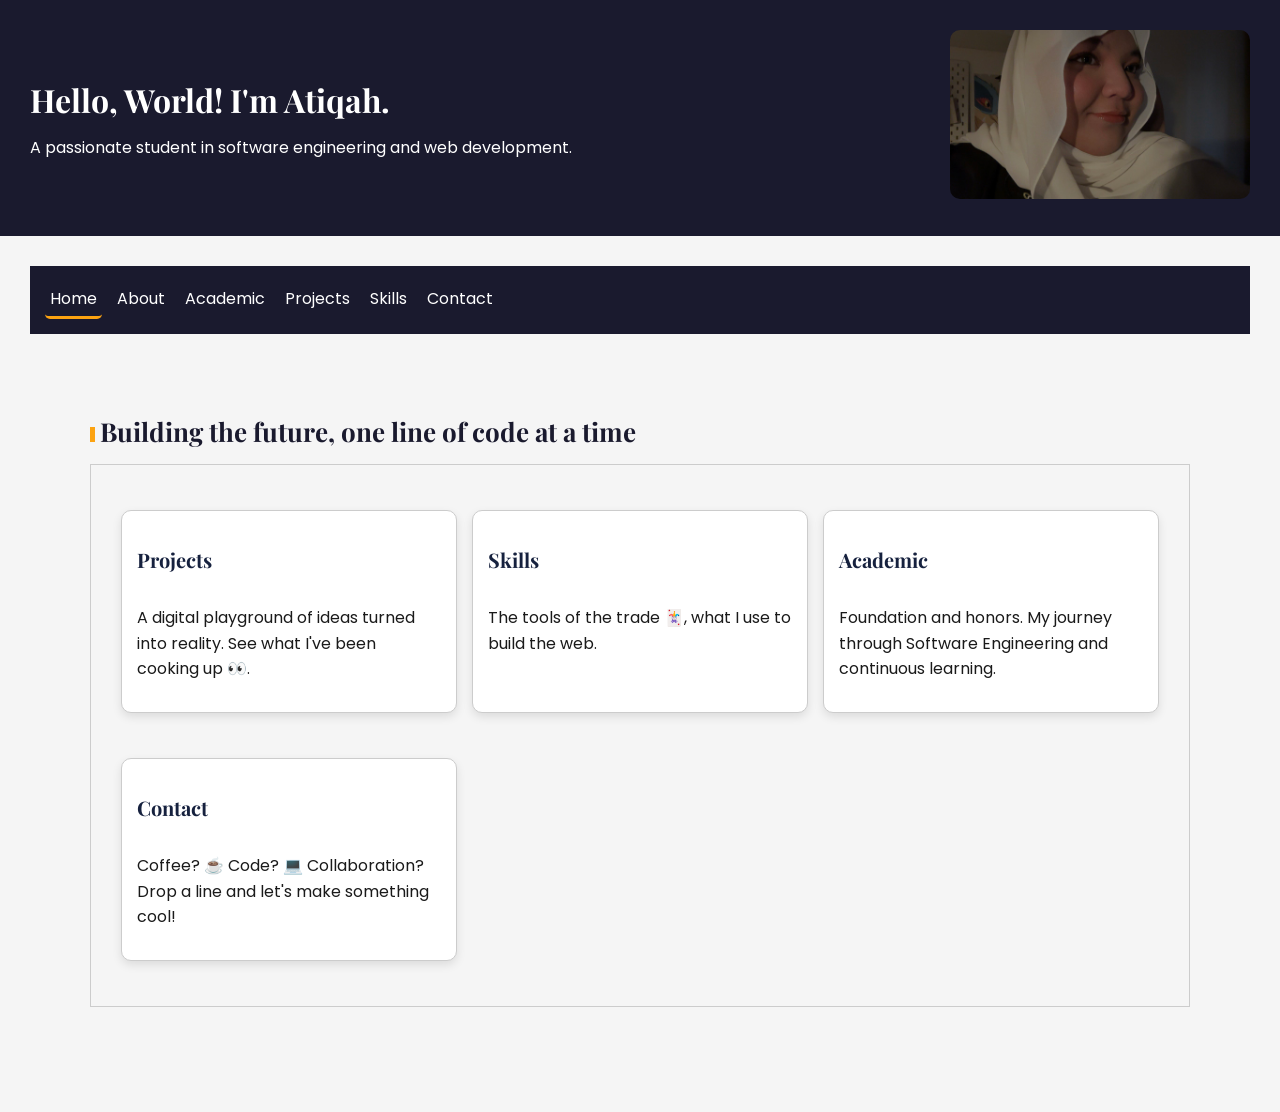
<file: index.html>
<!DOCTYPE html>
<html lang="en">
<head>
    <meta charset="UTF-8">
    <meta name="viewport" content="width=device-width, initial-scale=1.0">
    <meta name="description" content="Atiqah Qaisara's Portfolio">
    <title>Lab 1B Ati</title>

    <link rel="stylesheet" href="style.css">
</head>

<body>

    <header>
        <div class="header-text">
            <h1 style="color:white">Hello, World! I'm Atiqah.</h1>
            <p style="color:white">A passionate student in software engineering and web development.</p>
        </div>

        <div class="header-image">
            <img src="profile.jpg" 
                 alt="Profile photo of Atiqah Qaisara" 
                 width="300" height="300">
        </div>
    </header>

<main>
<nav>

    <div class="nav-links">
        <a href="index.html" class="active">Home</a>
        <a href="about.html">About</a>
        <a href="academic.html">Academic</a>
        <a href="projects.html">Projects</a>
        <a href="skills.html">Skills</a>
        <a href="contact.html">Contact</a>
    </div>
</nav>

<main>


    <main>
        <h2>Building the future, one line of code at a time</h2>

        <section class="page-cards">
            <div class="card">
                <h3>Projects</h3>
                <p>A digital playground of ideas turned into reality. See what I've been cooking up 👀.</p>
            </div>

            <div class="card">
                <h3>Skills</h3>
                <p>The tools of the trade 🃏, what I use to build the web.</p>
            </div>

            <div class="card">
                <h3>Academic</h3>
                <p>Foundation and honors. My journey through Software Engineering and continuous learning.</p>
            </div>

            <div class="card">
                <h3>Contact</h3>
                <p>Coffee? ☕ Code? 💻 Collaboration? Drop a line and let's make something cool!</p>
            </div>
        </section>
    </main>

</body>
</html>
</file>
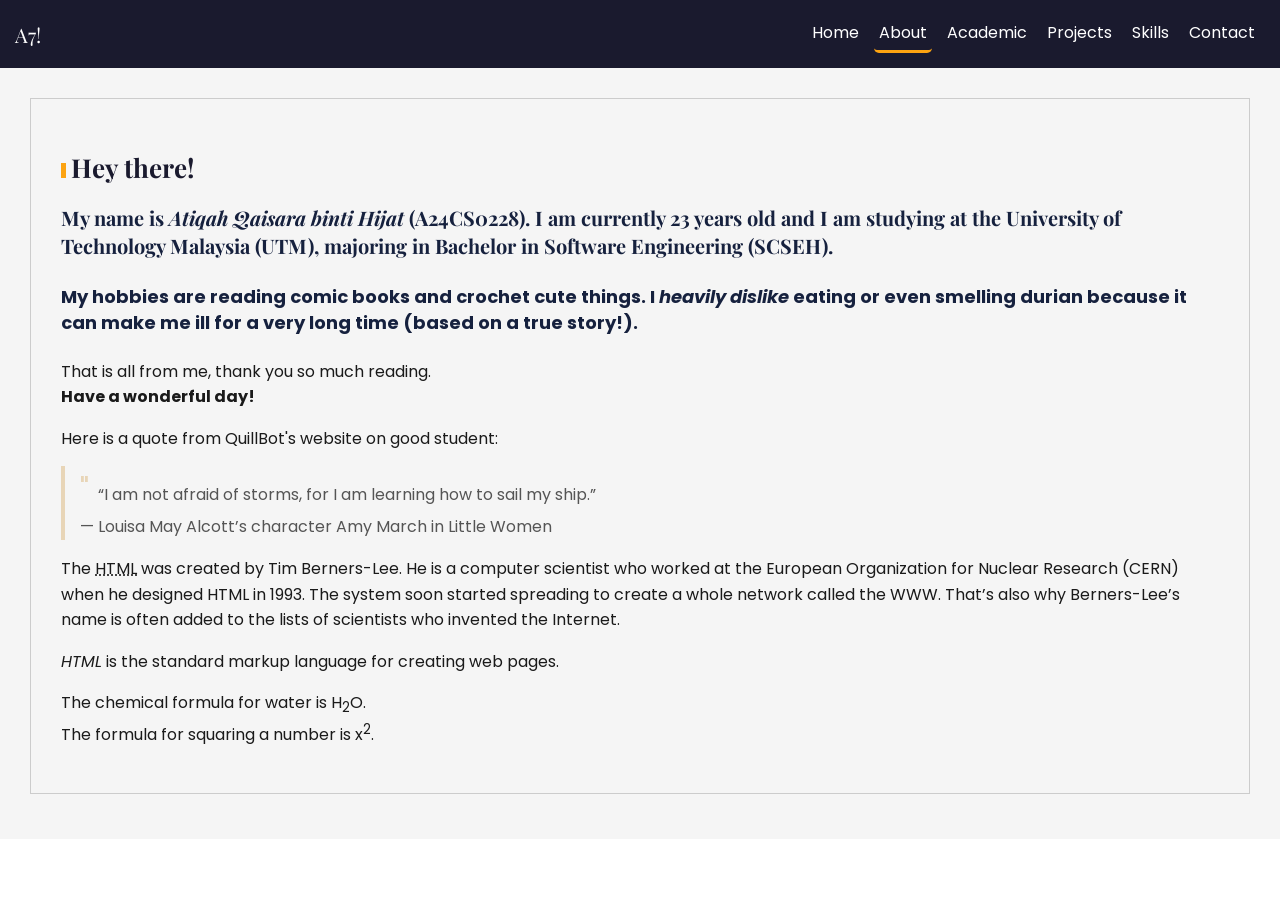
<file: about.html>
<!DOCTYPE html>
<html lang ="en">
<head>
<title>About Me</title>
<meta charset="UTF-8">
<meta name = "description">
<link rel="stylesheet" href="style.css">
<meta name="viewport" content="width=device-width, initial-scale=1.0">
</head>

<body>

<nav>
    <div class="nav-logo">A7!</div>

    <div class="nav-links">
        <a href="index.html">Home</a>
        <a href="about.html"class="active">About</a>
        <a href="academic.html">Academic</a>
        <a href="projects.html">Projects</a>
        <a href="skills.html" >Skills</a>
        <a href="contact.html">Contact</a>
    </div>
</nav>

<main>
<section id = "about">
	<h2>Hey there!</h2>
	<h3>
		My name is <b><i>Atiqah Qaisara binti Hijat</i></b> (A24CS0228). 
		I am currently 23 years old and I am studying at the University of Technology Malaysia (UTM), majoring in Bachelor in Software Engineering (SCSEH). 
	</h3>
	<h4>
		My hobbies are reading comic books and crochet cute things. 
		I <em>heavily dislike</em> eating or even smelling durian because it can make me ill for a very long time (based on a true story!). 
	</h4>
	<p>
		That is all from me, thank you so much reading.<br>
		<strong>Have a wonderful day!</strong>
	</p>

	<!-- differences of the tags
	<strong>: used to define text with strong importance. Typically displayed in bold text. Contributing to both visual styling and semantic emphasis within the HTML document
	<em>: used to emphasize text. Displayed in italics.
	<b>: displayed in bold text without conveying semantic significance or importance within the HTML document.
	<i>: used to display text in italics. Generally used for style purposes, marking a different mood, voice, or foreign word conveying semantic significance or importance within the HTML document.
	-->

	<p>Here is a quote from QuillBot's website on good student:</p>
	<blockquote cite="https://quillbot.com/blog/education/motivational-quotes-for-students/">
	“I am not afraid of storms, for I am learning how to sail my ship.” <br>— Louisa May Alcott’s character Amy March in Little Women
	</blockquote>

	<p>The <abbr title="Hypertext Markup Language">HTML</abbr> was created by Tim Berners-Lee. He is a computer scientist who worked at the European Organization for Nuclear Research (CERN) when he designed HTML in 1993. The system soon started spreading to create a whole network called the WWW. That’s also why Berners-Lee’s name is often added to the lists of scientists who invented the Internet.</p>

	<p><dfn>HTML</dfn> is the standard markup language for creating web pages.</p>
	<p>
		The chemical formula for water is H<sub>2</sub>O.<br>
		The formula for squaring a number is x<sup>2</sup>.
	</p>
</section>
</main>
</body>
</html>
</file>
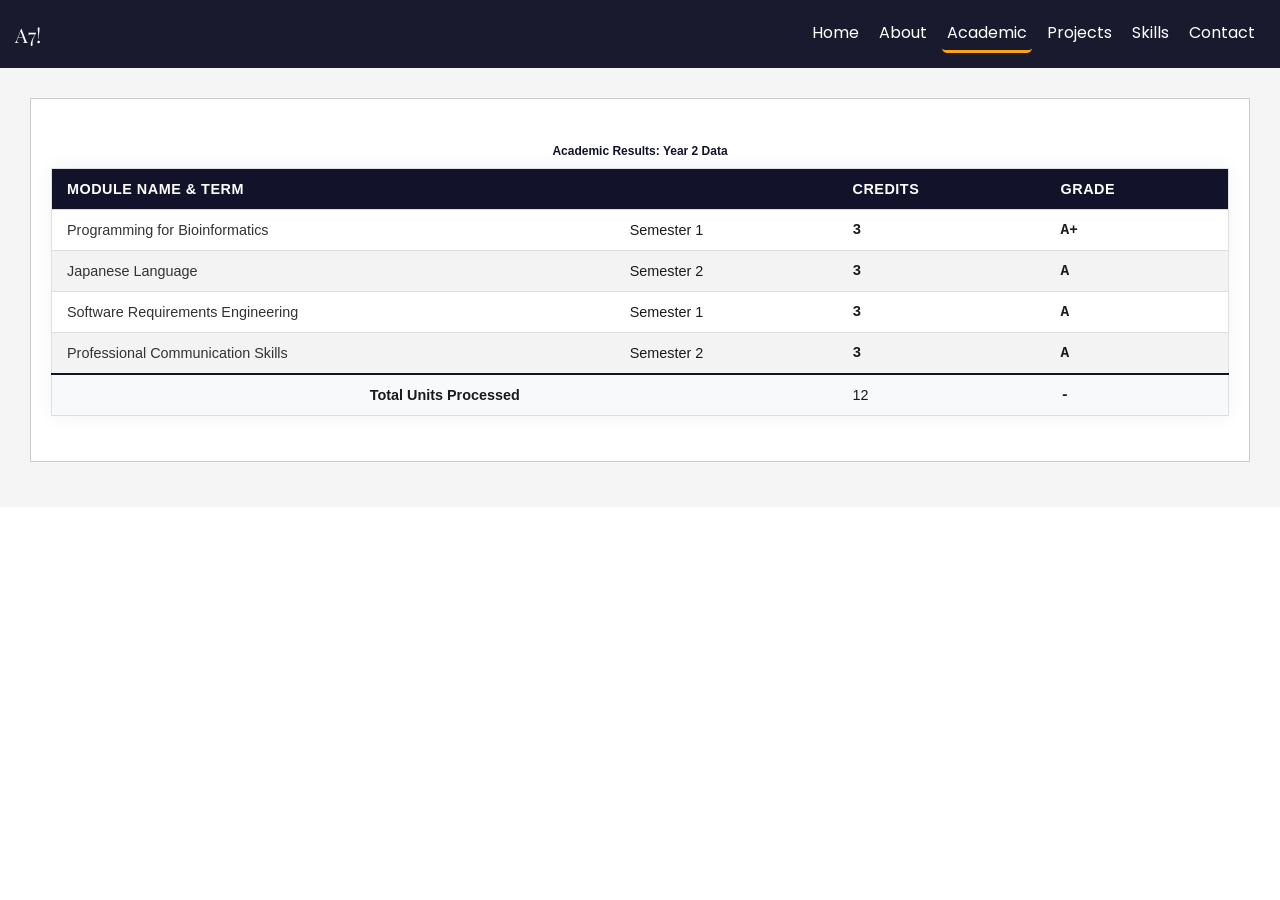
<file: academic.html>
<!DOCTYPE html>
<html lang ="en">
<head>
<title>My Academics</title>
<meta charset="UTF-8">
<meta name = "description">
<link rel="stylesheet" href="style.css">
<meta name="viewport" content="width=device-width, initial-scale=1.0">
</head>

<body>
<nav>
    <div class="nav-logo">A7!</div>

    <div class="nav-links">
        <a href="index.html">Home</a>
        <a href="about.html">About</a>
        <a href="academic.html" class="active">Academic</a>
        <a href="projects.html">Projects</a>
        <a href="skills.html">Skills</a>
        <a href="contact.html">Contact</a>
    </div>
</nav>
<main>

	<section id="academic">
    <table class="results-table">
        <caption style="text-align: center;">Academic Results: Year 2 Data</caption>
        <thead>
            <tr>
                <th scope="col" colspan="2">Module Name & Term</th>
                <th scope="col">Credits</th>
                <th scope="col">Grade</th>
            </tr>
        </thead>
        <tbody>
            <tr>
                <th scope="row">Programming for Bioinformatics</th>
                <td>Semester 1</td>
                <td>3</td>
                <td><span class="grade-pill">A+</span></td>
            </tr>
            <tr>
                <th scope="row">Japanese Language</th>
                <td>Semester 2</td>
                <td>3</td>
                <td><span class="grade-pill">A</span></td>
            </tr>
            <tr>
                <th scope="row">Software Requirements Engineering</th>
                <td>Semester 1</td>
                <td>3</td>
                <td><span class="grade-pill">A</span></td>
            </tr>
            <tr>
                <th scope="row">Professional Communication Skills</th>
                <td>Semester 2</td>
                <td>3</td>
                <td><span class="grade-pill">A</span></td>
            </tr>
        </tbody>
        <tfoot>
            <tr>
                <th scope="row" colspan="2">Total Units Processed</th>
                <td>12</td>
                <td>-</td>
            </tr>
        </tfoot>
    </table>
</section>
</main>
</body>
</html>
</file>
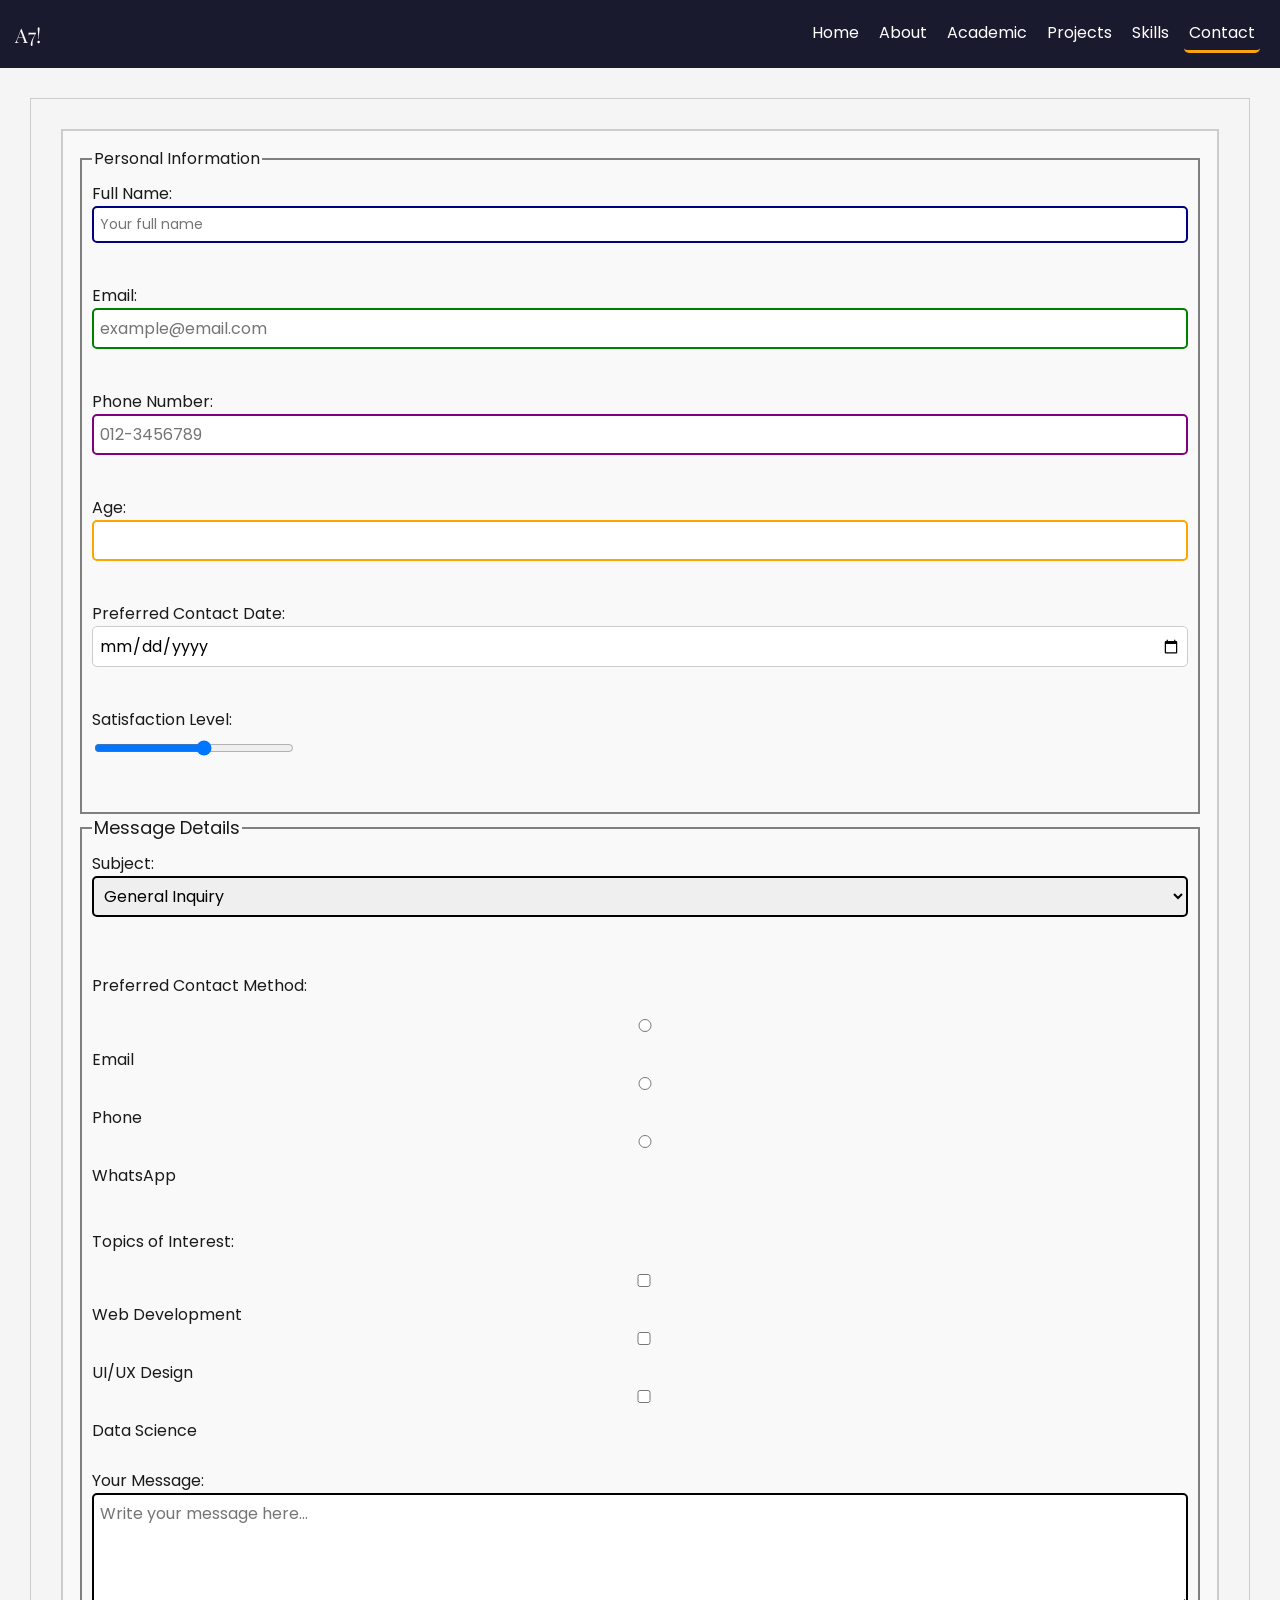
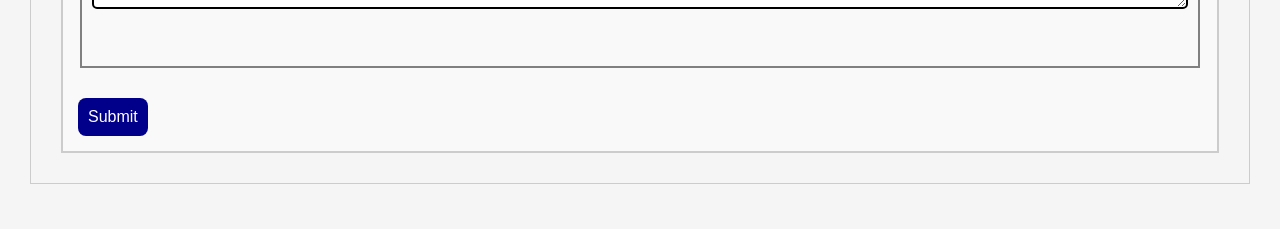
<file: contact.html>
<!DOCTYPE html>
<html lang ="en">
<head>
<title>Contact Me</title>
<meta charset="UTF-8">
<meta name = "description">
<link rel="stylesheet" href="style.css">
<meta name="viewport" content="width=device-width, initial-scale=1.0">
</head>

<body>
<nav>
    <div class="nav-logo">A7!</div>

    <div class="nav-links">
        <a href="index.html">Home</a>
        <a href="about.html">About</a>
        <a href="academic.html">Academic</a>
        <a href="projects.html">Projects</a>
        <a href="skills.html">Skills</a>
        <a href="contact.html" class="active">Contact</a>
    </div>
</nav>
<main>

	<section id ="contact">
	<form action="#" method="post" style="background-color: #f9f9f9; padding: 15px; border: 2px solid #ccc;">
		<fieldset style="padding: 10px; border: 2px solid gray;">
			<legend>Personal Information</legend>
				<label for="fullname">Full Name: </label><br>
				<input 
					type="text" id ="fullname" name="fullname"
					style="border: 2px solid navy; padding: 6px; font-size: 14px;" 
					placeholder="Your full name" 
					required maxlength="60"> <br><br>
				<label for="email">Email:</label><br>
            	<input 
            		type="email" id="email" name="email"
                   	style="border: 2px solid green; padding: 6px;"
                   	placeholder="example@email.com" required><br><br>

            	<label for="phone">Phone Number:</label><br>
            	<input 
            		type="tel" id="phone" name="phone"
                   	style="border: 2px solid purple; padding: 6px;"
                   	placeholder="012-3456789" required><br><br>

            	<label for="age">Age:</label><br>
            	<input 
            		type="number" id="age" name="age"
                   	min="18" max="100"
                   	style="border: 2px solid orange; padding: 6px;"
                   	required><br><br>

            	<label for="date">Preferred Contact Date:</label><br>
            	<input 
            		type="date" id="date" name="date"
                   	style="padding: 6px;" required><br><br>

            	<label for="satisfaction">Satisfaction Level:</label><br>
            	<input 
            		type="range" id="satisfaction" name="satisfaction"
                   	min="1" max="10"
                   	style="width: 200px;"><br><br>
		</fieldset>

	  	<fieldset style="padding: 10px; border: 2px solid gray;">
	  		<legend style="font-size: 18px;">Message Details</legend>

            	<label for="subject">Subject:</label><br>
            	<select 
            		id="subject" name="subject"
                    style="padding: 6px; border: 2px solid black;" required>
                	<optgroup label="General">
                    	<option value="inquiry">General Inquiry</option>
                    	<option value="feedback">Feedback</option>
                	</optgroup>
                	<optgroup label="Work">
                	    <option value="collab">Collaboration</option>
                    	<option value="job">Job Opportunity</option>
                	</optgroup>
            	</select><br><br>

            <p>Preferred Contact Method:</p>
            	<input type="radio" id="email_contact" name="contact_method" value="email" required>
            	<label for="email_contact">Email</label>

            	<input type="radio" id="phone_contact" name="contact_method" value="phone">
            	<label for="phone_contact">Phone</label>

            	<input type="radio" id="whatsapp_contact" name="contact_method" value="whatsapp">
            	<label for="whatsapp_contact">WhatsApp</label><br><br>

            <p>Topics of Interest:</p>
            	<input type="checkbox" id="webdev" name="interest" value="webdev">
            	<label for="webdev">Web Development</label>

            	<input type="checkbox" id="design" name="interest" value="design">
            	<label for="design">UI/UX Design</label>

            	<input type="checkbox" id="data" name="interest" value="data">
            	<label for="data">Data Science</label><br><br>

            	<label for="message">Your Message:</label><br>
            		<textarea id="message" name="message"
                      rows="4" cols="40"
                      style="border: 2px solid black; padding: 6px;"
                      placeholder="Write your message here..." required maxlength="200"></textarea><br><br>
        </fieldset><br>

        <button type="submit"
                style="background-color: darkblue; color: white; padding: 10px; border: none; font-size: 16px;">
            Submit
        </button>
	</form>
</section>
</main>
</body>
</html>
</file>
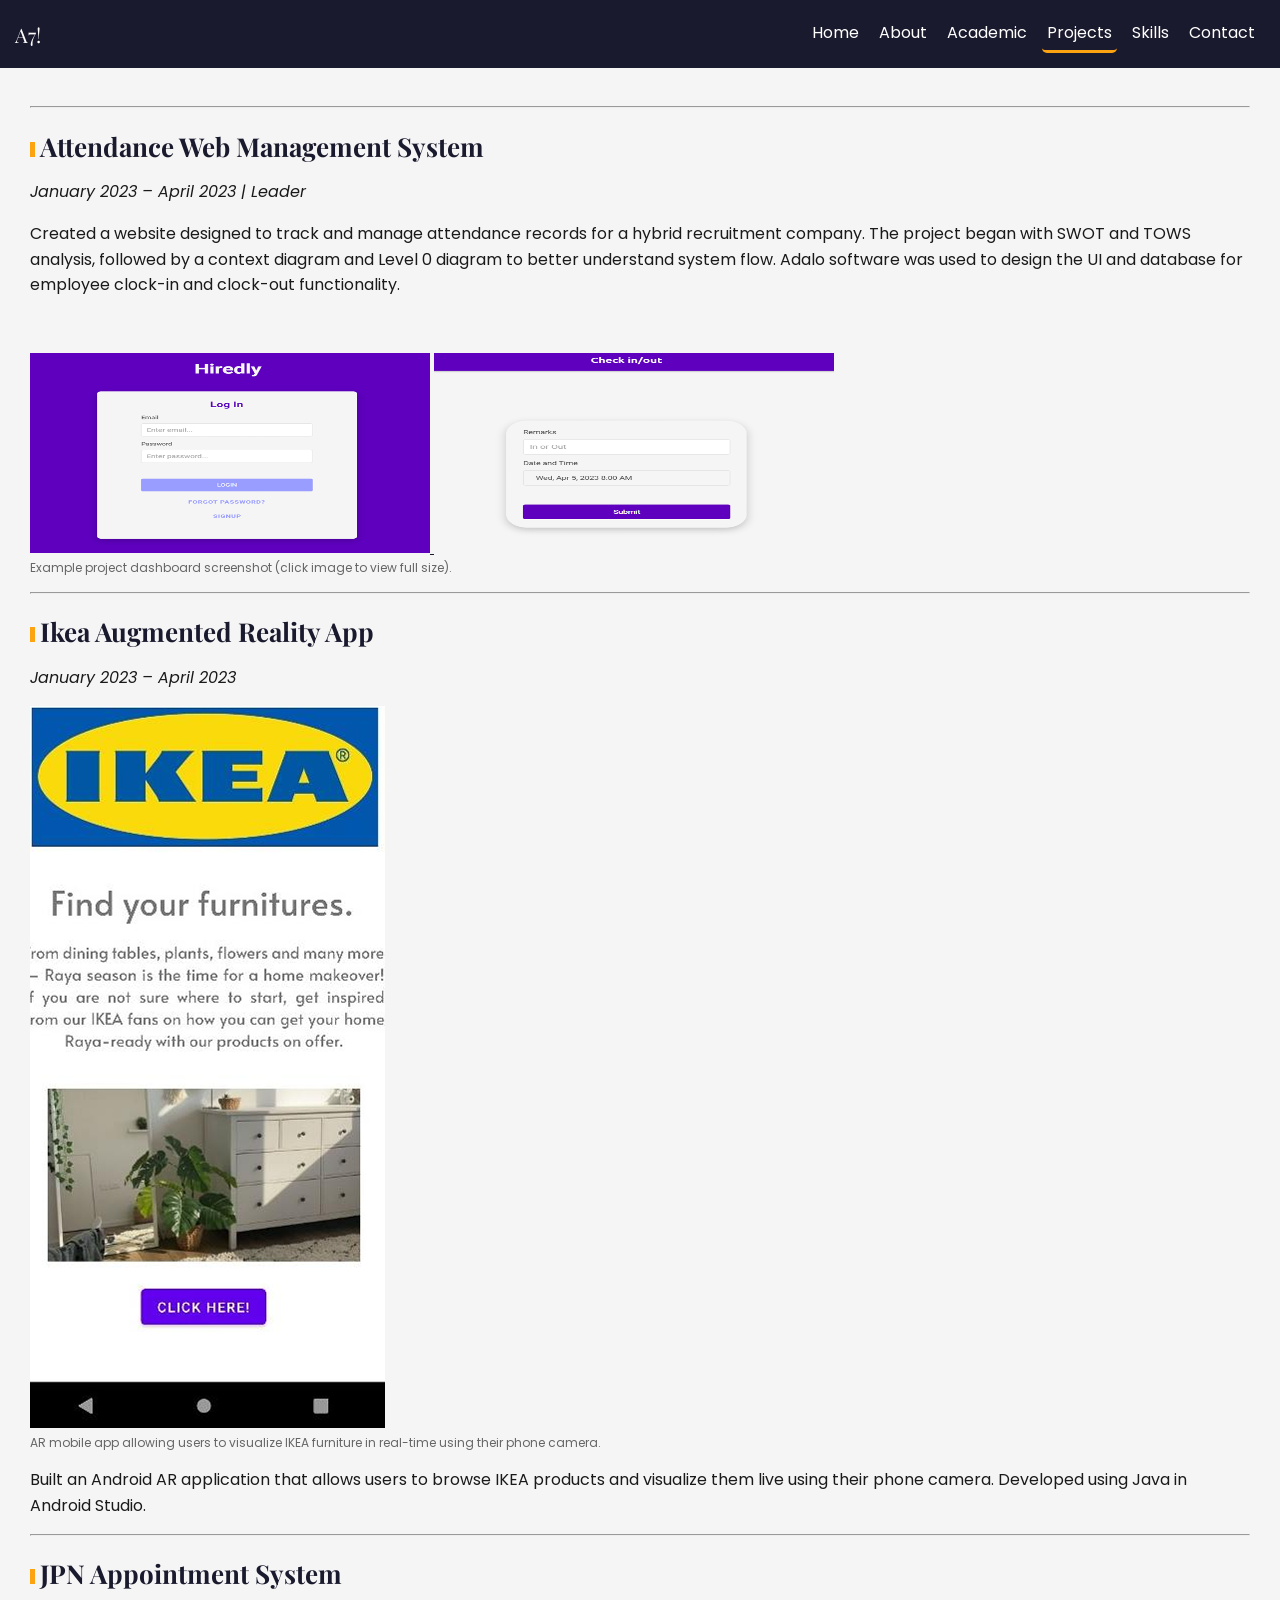
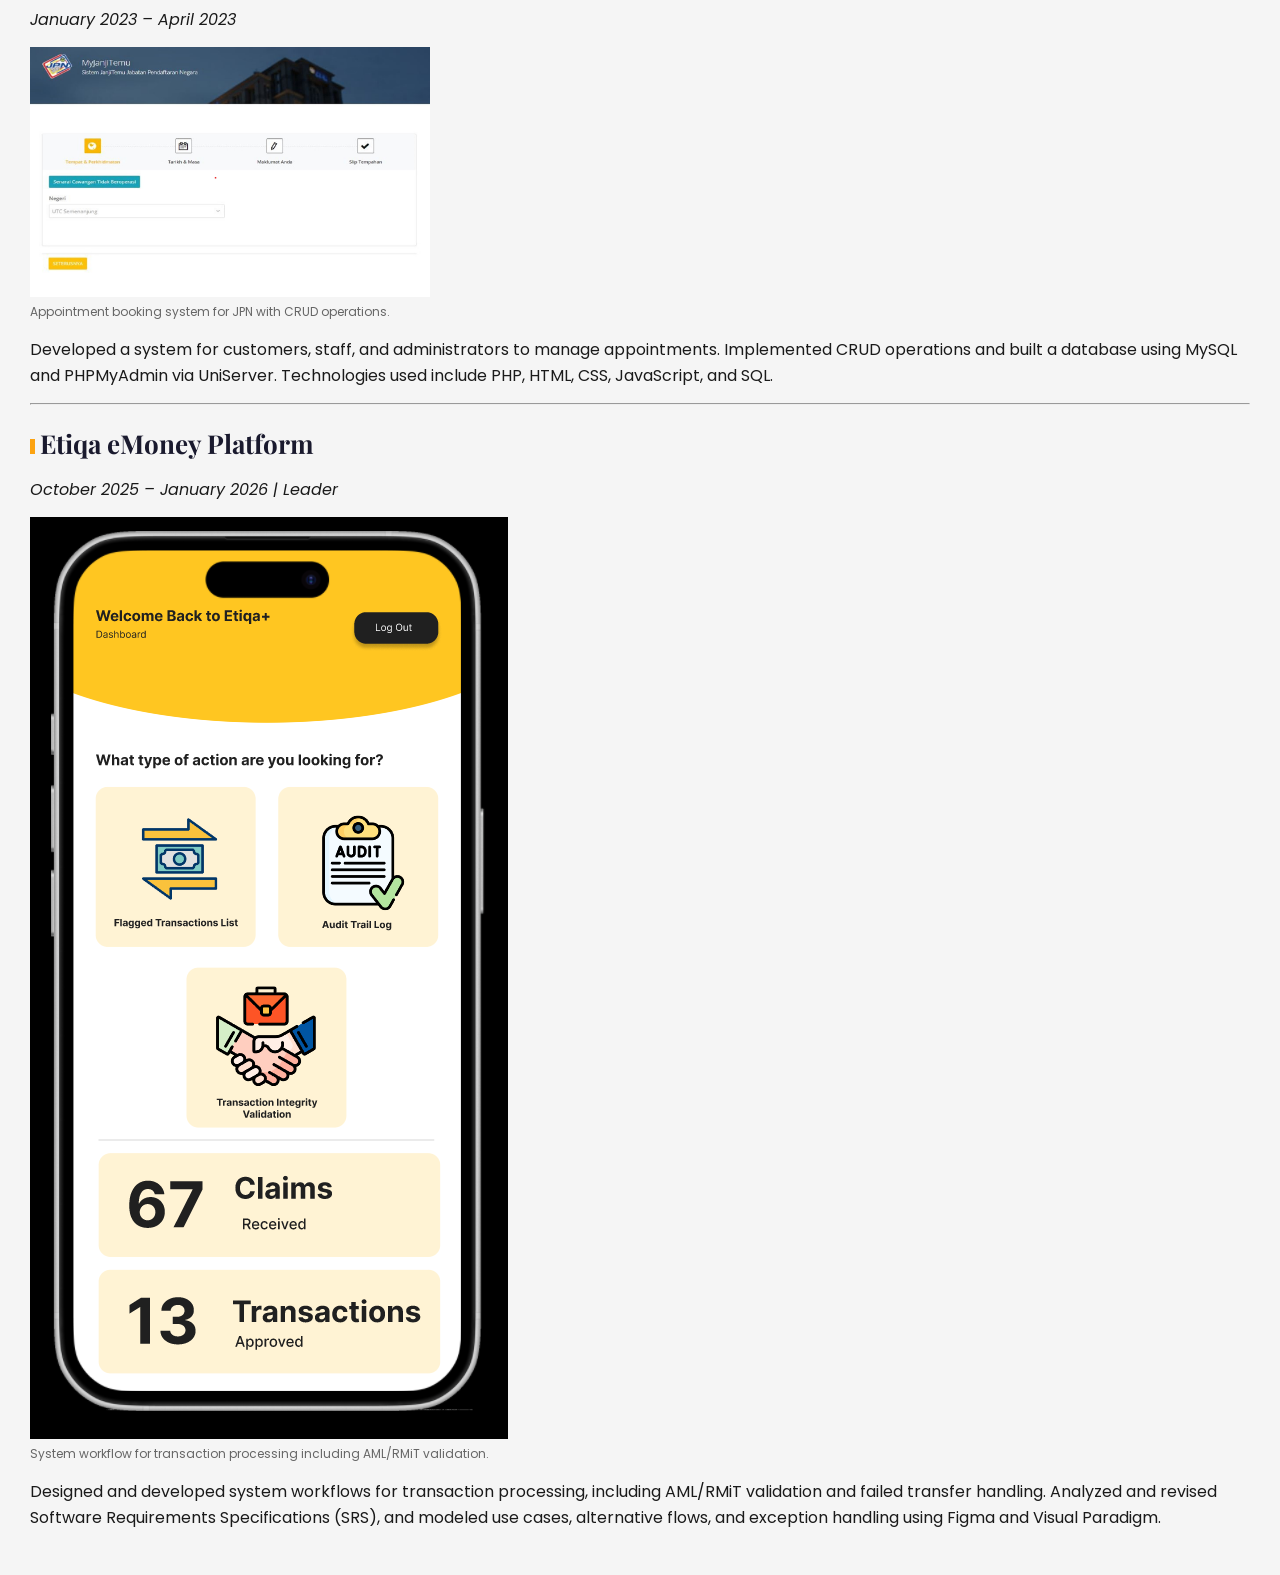
<file: projects.html>
<!DOCTYPE html>
<html lang="en">
<head>
    <meta charset="UTF-8">
    <title>My Projects</title>
    <link rel="stylesheet" href="style.css">
    <meta name="viewport" content="width=device-width, initial-scale=1.0">
</head>
<body>
<nav>
    <div class="nav-logo">A7!</div>

    <div class="nav-links">
        <a href="index.html">Home</a>
        <a href="about.html">About</a>
        <a href="academic.html">Academic</a>
        <a href="projects.html" class="active">Projects</a>
        <a href="skills.html">Skills</a>
        <a href="contact.html">Contact</a>
    </div>
</nav>
<main>
    <hr>

    <!-- Attendance System with aligned image -->
    <h2>Attendance Web Management System</h2>
    <p><i>January 2023 – April 2023 | Leader</i></p>

    <p>
        Created a website designed to track and manage attendance records for a hybrid recruitment company.
        The project began with SWOT and TOWS analysis, followed by a context diagram and Level 0 diagram 
        to better understand system flow. Adalo software was used to design the UI and database 
        for employee clock-in and clock-out functionality.
    </p>

    <br>

    <!-- Clickable Image Figure -->
    <figure>
        <a href="project/AWMS.png" target="_blank">
            <img src="project/AWMS.png" 
                 alt="Project screenshot placeholder showing system dashboard interface layout" 
                 width="400" height="200">
        </a>
        <img src="project/AWMS1.png" 
                 alt="Project screenshot placeholder showing system dashboard interface layout" 
                 width="400" height="200">
        <figcaption>
            Example project dashboard screenshot (click image to view full size).
        </figcaption>
    </figure>

    <hr>

    <h2>Ikea Augmented Reality App</h2>
    <p><i>January 2023 – April 2023</i></p>
    <figure>
        <img src="project/AR.png" 
             alt="Mobile application showing augmented reality IKEA furniture placed in a real room environment" >
        <figcaption>
            AR mobile app allowing users to visualize IKEA furniture in real-time using their phone camera.
        </figcaption>
    </figure>
    <p>
        Built an Android AR application that allows users to browse IKEA products and visualize them 
        live using their phone camera. Developed using Java in Android Studio.
    </p>

    <hr>

    <h2>JPN Appointment System</h2>
    <p><i>January 2023 – April 2023</i></p>
    <figure>
        <img src="project/JAS.png" 
             alt="Web-based appointment system interface for booking JPN services with forms and scheduling options" 
             width="400" height="250">
        <figcaption>
            Appointment booking system for JPN with CRUD operations.
        </figcaption>
    </figure>
    <p>
        Developed a system for customers, staff, and administrators to manage appointments.
        Implemented CRUD operations and built a database using MySQL and PHPMyAdmin via UniServer.
        Technologies used include PHP, HTML, CSS, JavaScript, and SQL.
    </p>

    <hr>

    <h2>Etiqa eMoney Platform</h2>
    <p><i>October 2025 – January 2026 | Leader</i></p>
    <figure>
        <img src="project/Emoney.png" 
             alt="Workflow diagram showing transaction processing including validation and error handling for eMoney platform" >
        <figcaption>
            System workflow for transaction processing including AML/RMiT validation.
        </figcaption>
    </figure>
    <p>
        Designed and developed system workflows for transaction processing, including AML/RMiT validation 
        and failed transfer handling. Analyzed and revised Software Requirements Specifications (SRS), 
        and modeled use cases, alternative flows, and exception handling using Figma and Visual Paradigm.
    </p>
</main>
</body>
</html>
</file>
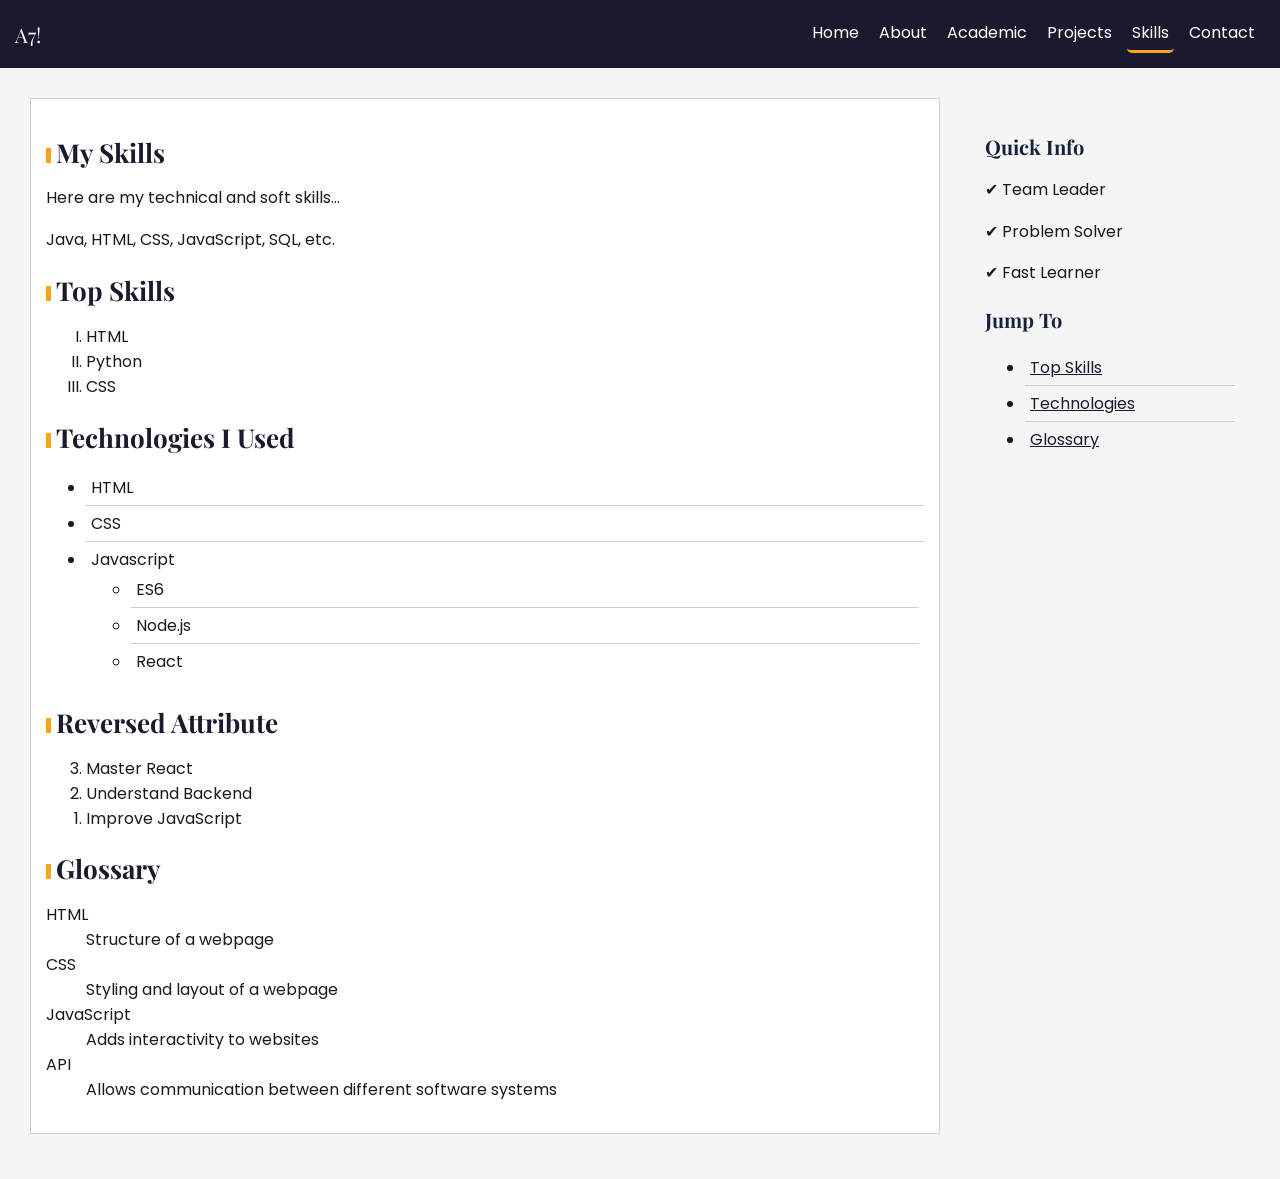
<file: skills.html>
<!DOCTYPE html>
<html lang="en">
<head>
    <title>My Skills</title>
    <meta charset="UTF-8">
    <meta name="description" content="My skills page">
    <link rel="stylesheet" href="style.css">
    <meta name="viewport" content="width=device-width, initial-scale=1.0">
</head>

<body>

<nav>
    <div class="nav-logo">A7!</div>

    <div class="nav-links">
        <a href="index.html">Home</a>
        <a href="about.html">About</a>
        <a href="academic.html">Academic</a>
        <a href="projects.html">Projects</a>
        <a href="skills.html" class="active">Skills</a>
        <a href="contact.html">Contact</a>
    </div>
</nav>

<main class="page-layout">

    <!-- MAIN CONTENT -->
    <section class="main-content">
        <h2>My Skills</h2>
        <p>Here are my technical and soft skills...</p>

        <p>Java, HTML, CSS, JavaScript, SQL, etc.</p>

        <h2 id="top-skills">Top Skills</h2>
        <ol type="I">
            <li>HTML</li>
            <li>Python</li>
            <li>CSS</li>
        </ol>

        <h2 id="technologies">Technologies I Used</h2>
        <ul>
            <li>HTML</li>
            <li>CSS</li>
            <li>Javascript
                <ul>
                    <li>ES6</li>
                    <li>Node.js</li>
                    <li>React</li>
                </ul>
            </li>
        </ul>

        <h2>Reversed Attribute</h2>
        <ol reversed>
            <li>Master React</li>
            <li>Understand Backend</li>
            <li>Improve JavaScript</li>
        </ol>

        <h2 id="glossary">Glossary</h2>
        <dl>
            <dt>HTML</dt>
            <dd>Structure of a webpage</dd>

            <dt>CSS</dt>
            <dd>Styling and layout of a webpage</dd>

            <dt>JavaScript</dt>
            <dd>Adds interactivity to websites</dd>

            <dt>API</dt>
            <dd>Allows communication between different software systems</dd>
        </dl>
    </section>

    <!-- SIDEBAR -->
    <aside class="sidebar">
        <h3>Quick Info</h3>
        <p>✔ Team Leader</p>
        <p>✔ Problem Solver</p>
        <p>✔ Fast Learner</p>

        <!-- OPTIONAL: internal links (cleaner placement) -->
        <h3>Jump To</h3>
        <ul>
            <li><a href="#top-skills">Top Skills</a></li>
            <li><a href="#technologies">Technologies</a></li>
            <li><a href="#glossary">Glossary</a></li>
        </ul>
    </aside>

</main>

</body>
</html>
</file>
<file: style.css>
/* ============================================
BREAKPOINTS
mobile-first base: 320px and up (default)
tablet:   @media (min-width: 600px)
desktop:  @media (min-width: 1024px)
============================================ */

/* =========================
   GOOGLE FONT IMPORT
   ========================= */
@import url('https://fonts.googleapis.com/css2?family=Poppins:wght@300;400;600&family=Playfair+Display:wght@500;700&display=swap');


/* =========================
   CSS RESET
   ========================= */
*,
*::before,
*::after {
    box-sizing: border-box;
}

html {
    font-size: 62.5%; /* 1rem = 10px */
}

body {
    margin: 0;
    padding: 0;
    font-family: var(--font-body);
    font-size: 1.6rem;
    background-color: var(--color-surface);
    color: var(--color-text);
}


/* =========================
   DESIGN TOKENS (:root)
   ========================= */
:root {
    /* Primary Colors */
    --color-primary: #1a1a2e;
    --color-secondary: #16213e;

    /* Accent Colors */
    --color-accent: #e8d5b7;
    --color-accent-2: #fca311;

    /* Neutral Greys */
    --color-grey-100: #f5f5f5;
    --color-grey-300: #cccccc;
    --color-grey-700: #555555;

    /* Text + Surface */
    --color-text: #1a1a1a;
    --color-muted: #666666;
    --color-surface: #ffffff;

    /* Fonts */
    --font-body: 'Poppins', Arial, sans-serif;
    --font-heading: 'Playfair Display', serif;

    /* Spacing */
    --space-sm: 0.5rem;
    --space-md: 1.5rem;
    --space-lg: 3rem;
}


/* =========================
   GLOBAL STYLES
   ========================= */
h1, h2, h3 {
    font-family: var(--font-heading);
    color: var(--color-primary);
    margin-bottom: var(--space-md);
}

p {
    margin-bottom: var(--space-md);
    line-height: 1.6;
}


/* =========================
   NAVIGATION (optional)
   ========================= */
nav {
    background-color: var(--color-primary);
    padding: var(--space-md);
}

nav a {
    color: var(--color-surface);
    text-decoration: none;
    margin-right: var(--space-md);
}

nav a:hover {
    color: var(--color-accent);
}


/* =========================
   SECTION STYLING
   ========================= */
section {
    padding: var(--space-lg);
}

figure {
    margin: var(--space-md) 0;
}

figcaption {
    font-size: 1.4rem;
    color: var(--color-muted);
}


/* =========================
   BUTTON (optional reuse)
   ========================= */
button {
    background-color: var(--color-accent-2);
    color: var(--color-surface);
    border: none;
    padding: var(--space-sm) var(--space-md);
    cursor: pointer;
}

/* =========================
   TYPOGRAPHIC SCALE
   ========================= */

/* h1–h4 */
h1 {
    font-size: 3.2rem;
    line-height: 1.2;
    color: var(--color-primary);
}

h2 {
    font-size: 2.6rem;
    line-height: 1.3;
    color: var(--color-primary);
}

h3 {
    font-size: 2rem;
    line-height: 1.4;
    color: var(--color-secondary);
}

h4 {
    font-size: 1.8rem;
    line-height: 1.4;
    color: var(--color-secondary);
}

/* paragraph */
p {
    font-size: 1.6rem;
    line-height: 1.6;
    color: var(--color-text);
}

/* small text */
small {
    font-size: 1.2rem;
    line-height: 1.4;
    color: var(--color-muted);
}

/* blockquote */
blockquote {
    font-size: 1.6rem;
    line-height: 1.6;
    color: var(--color-grey-700);
    border-left: 0.4rem solid var(--color-accent);
    padding-left: var(--space-md);
    margin: var(--space-md) 0;
}

/* code */
code {
    font-size: 1.4rem;
    background-color: var(--color-grey-100);
    padding: var(--space-sm);
    border-radius: 0.5rem;
}

/* caption */
figcaption {
    font-size: 1.2rem;
    line-height: 1.4;
    color: var(--color-muted);
}


/* =========================
   LAYOUT LANDMARKS
   ========================= */

header {
    background-color: var(--color-primary);
    color: var(--color-surface);
    padding: var(--space-md);
}

nav {
    background-color: var(--color-secondary);
    padding: var(--space-sm);
}

main {
    background-color: var(--color-grey-100);
    padding: var(--space-lg);
}

footer {
    background-color: var(--color-primary);
    color: var(--color-surface);
    padding: var(--space-md);
}


/* =========================
   LINK STATES
   ========================= */

a:link {
    color: var(--color-primary);
}

a:visited {
    color: var(--color-grey-700);
}

a:hover {
    color: var(--color-accent-2);
    text-decoration: underline;
}

a:active {
    color: var(--color-accent);
}


/* =========================
   COMPONENTS (BOX MODEL)
   ========================= */

/* 1. Card Component */
.card {
    background-color: var(--color-surface);
    padding: var(--space-md); /* padding = space INSIDE the card */
    margin: var(--space-md) 0; /* margin = space BETWEEN cards */
    border: 0.1rem solid var(--color-grey-300);
    border-radius: 1rem;
    box-shadow: 0 0.4rem 1rem rgba(0,0,0,0.1);
    /* padding used for inner spacing, margin separates cards from others */
}

/* 2. Button */
button {
    padding: var(--space-sm) var(--space-md); /* padding makes button bigger inside */
    border: none;
    border-radius: 0.8rem;
    background-color: var(--color-accent-2);
    color: var(--color-surface);
    margin-top: var(--space-sm); /* margin separates button from elements above */
    cursor: pointer;
}

/* 3. Navigation Links */
nav a {
    padding: var(--space-sm); /* padding increases clickable area */
    margin-right: var(--space-sm); /* spacing between links */
    border-radius: 0.5rem;
}

/* 4. Section */
section {
    padding: var(--space-lg); /* internal spacing */
    margin-bottom: var(--space-md); /* spacing between sections */
    border: 0.1rem solid var(--color-grey-300);
}

/* 5. Input Fields */
input, textarea {
    padding: var(--space-sm); /* space inside input */
    border: 0.1rem solid var(--color-grey-300);
    margin-bottom: var(--space-md); /* space between inputs */
    border-radius: 0.5rem;
}

/* Accessible focus (IMPORTANT MARKS) */
input:focus, textarea:focus {
    outline: none;
    box-shadow: 0 0 0 0.3rem var(--color-accent);
}

/* =========================
   NAVIGATION (FLEXBOX)
   ========================= */

nav {
    display: flex;
    justify-content: space-between; /* logo left, links right */
    align-items: center;
    padding: var(--space-md);
    background-color: var(--color-primary);

    position: sticky;
    top: 0;
    z-index: 1000; /* stays above other content */
}

/* Logo / Site Name */
.nav-logo {
    font-family: var(--font-heading);
    font-size: 2rem;
    color: var(--color-surface);
}

/* Nav links container */
.nav-links {
    display: flex;
    flex-wrap: wrap; /* allows wrapping on small screens */
    gap: var(--space-sm);
}

/* Nav links */
.nav-links a {
    color: var(--color-surface);
    text-decoration: none;
    padding: var(--space-sm);
    border-radius: 0.5rem;

    transition: color 0.2s, background-color 0.2s;
}

/* Hover effect */
.nav-links a:hover {
    background-color: var(--color-accent);
    color: var(--color-primary);
}

/* Active page */
.nav-links a.active {
    border-bottom: 0.3rem solid var(--color-accent-2);
}


/* =========================
   HERO HEADER (FLEXBOX)
   ========================= */

header {
    display: flex;
    justify-content: space-between;
    align-items: center; /* vertically center */
    padding: var(--space-lg);
    gap: var(--space-lg);
}

/* Text side */
.header-text {
    flex: 1;
}

/* Image side */
.header-image {
    flex: 1;
    text-align: right;
}

.header-image img {
    max-width: 100%;
    height: auto;
    border-radius: 1rem;
}

/* =========================
   CARD GRID (INDEX PAGE)
   ========================= */

.page-cards {
    display: grid;
    grid-template-columns: repeat(auto-fit, minmax(260px, 1fr));
    gap: var(--space-md); /* spacing between cards */
}

/* Make heading span full width */
.page-cards h2 {
    grid-column: span 2;
}

/* Card styling (equal height + hover effect) */
.card {
    display: grid;
    grid-template-rows: auto 1fr auto; 
    /* ensures equal height layout */

    background-color: var(--color-surface);
    padding: var(--space-md);
    border-radius: 1rem;
    border: 0.1rem solid var(--color-grey-300);

    transition: transform 0.2s;
}

/* Lift effect */
.card:hover {
    transform: translateY(-4px);
}


/* =========================
   SIDEBAR LAYOUT (SKILLS / ABOUT)
   ========================= */

.page-layout {
    display: grid;
    grid-template-columns: 1fr 280px; /* main + sidebar */
    gap: var(--space-lg);
}

/* Main content */
.main-content {
    background-color: var(--color-surface);
    padding: var(--space-md);
}

/* Sidebar */
.sidebar {
    background-color: var(--color-grey-100);
    padding: var(--space-md);
    border-radius: 1rem;
}

/* =========================
   FORM STYLING
   ========================= */

/* Inputs, textarea, select */
input,
textarea,
select {
    width: 100%;
    padding: var(--space-sm);
    border: 0.1rem solid var(--color-grey-300);
    border-radius: 0.5rem;
    font-family: var(--font-body);
    font-size: 1.6rem;
    margin-bottom: var(--space-md);
}

/* Focus state (ACCESSIBILITY MARKS) */
input:focus,
textarea:focus,
select:focus {
    outline: none;
    box-shadow: 0 0 0 0.3rem var(--color-accent);
}


/* =========================
   SUBMIT BUTTON
   ========================= */

button {
    background-color: var(--color-accent-2);
    color: var(--color-surface);
    padding: var(--space-sm) var(--space-md);
    border: none;
    border-radius: 0.8rem;
    cursor: pointer;

    transition: background-color 0.2s, transform 0.1s;
}

/* Hover effect */
button:hover {
    background-color: var(--color-accent);
}

/* Click effect */
button:active {
    transform: scale(0.97);
}


/* =========================
   PSEUDO ELEMENTS
   ========================= */

/* 1. Decorative quote */
blockquote::before {
    content: '"';
    font-size: 3rem;
    color: var(--color-accent);
    margin-right: var(--space-sm);
}

/* 2. Section heading left bar */
h2::before {
    content: '';
    display: inline-block;
    width: 0.5rem;
    height: 1.5rem;
    background-color: var(--color-accent-2);
    margin-right: var(--space-sm);
}


/* =========================
   TABLE STRIPING
   ========================= */

tbody tr:nth-child(even) {
    background-color: var(--color-grey-100);
}

/* 1. Base Table Styling */
table {
    width: 100%;
    border-collapse: collapse;
    font-family: 'Segoe UI', system-ui, -apple-system, sans-serif;
    margin: 20px 0;
    font-size: 14px;
    border: 1px solid #e0e0e0; /* Light outer border */
}

/* 2. Header Styling - Matching your dark nav bar */
thead th {
    background-color: #12122b; /* Matches your dark nav bar */
    color: white;
    font-weight: 600;
    text-transform: uppercase;
    letter-spacing: 0.5px;
    padding: 12px 15px;
    text-align: left;
}

/* 3. Cell Padding and Borders */
th, td {
    padding: 12px 15px;
    border-bottom: 1px solid #eee;
}

/* 4. Your Zebra Striping - Refined */
tbody tr:nth-child(even) {
    background-color: #f8f9fa; /* Very subtle grey */
}

/* 5. Hover Effect - Makes it feel interactive */
tbody tr:hover {
    background-color: #f1f1ff;
    transition: background-color 0.2s ease;
}

/* 6. Bold the first column (Course Names) */
td:first-child {
    font-weight: 600;
    color: #333;
}

#academic {
    padding: 20px;
    background-color: #ffffff;
}

.results-table {
    width: 100%;
    border-collapse: collapse;
    margin: 25px 0;
    font-size: 0.9em;
    font-family: 'Inter', sans-serif; /* Or any clean sans-serif */
    min-width: 400px;
    box-shadow: 0 0 20px rgba(0, 0, 0, 0.05);
}

.results-table caption {
    text-align: left;
    font-weight: bold;
    font-size: 1.2rem;
    margin-bottom: 10px;
    color: #12122b; /* Matching your nav bar */
}

.results-table thead tr {
    background-color: #12122b;
    color: #ffffff;
    text-align: left;
}

.results-table th,
.results-table td {
    padding: 12px 15px;
    border-bottom: 1px solid #dddddd;
}

.results-table tbody tr:nth-of-type(even) {
    background-color: #f3f3f3;
}

.results-table tbody th {
    font-weight: 500;
    color: #333;
    text-align: left;
}

.results-table td:nth-child(3), 
.results-table td:nth-child(4) {
    font-family: 'Courier New', Courier, monospace;
    font-weight: bold;
}



/* Footer Styling */
.results-table tfoot {
    background-color: #f8f9fa;
    border-top: 2px solid #12122b;
}

/* =========================
   LIST POLISH
   ========================= */

/* Remove top border from first item */
ul li:first-child {
    border-top: none;
}

/* Remove bottom border from last item */
ul li:last-child {
    border-bottom: none;
}

/* Optional: add borders for effect */
ul li {
    border-top: 0.1rem solid var(--color-grey-300);
    padding: var(--space-sm);
}
</file>
